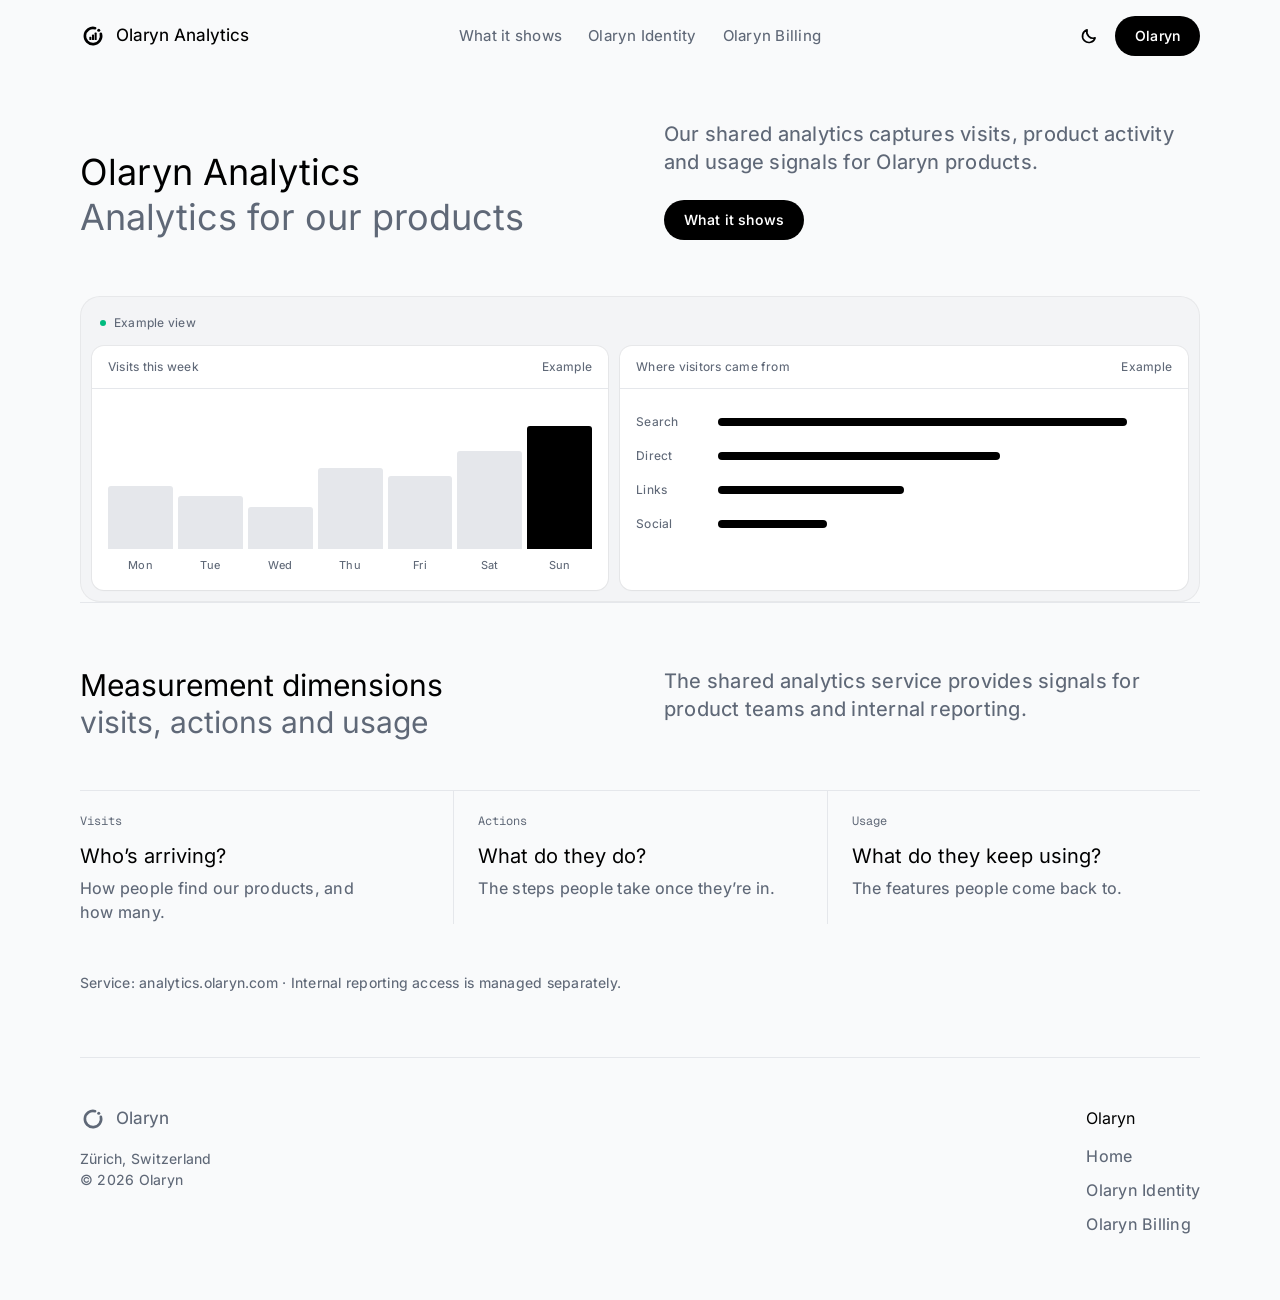
<file: analytics/index.html>
<!doctype html>
<html lang="en">
<head>
  <meta charset="utf-8">
  <meta name="viewport" content="width=device-width, initial-scale=1">
  <meta name="color-scheme" content="light dark">
  <meta name="theme-color" media="(prefers-color-scheme: light)" content="#F9FAFB">
  <meta name="theme-color" media="(prefers-color-scheme: dark)" content="#090909">
  <title>Olaryn Analytics — Analytics for Olaryn products | Olaryn</title>
  <meta name="description" content="Olaryn Analytics shows how people find and use Olaryn products: visits, actions and usage, in one place.">
  <link rel="canonical" href="https://olaryn.com/analytics/">
  <meta name="robots" content="index, follow, max-image-preview:large">
  <link rel="icon" type="image/svg+xml" href="/favicon.svg?v=11">
  <link rel="icon" href="/favicon.ico?v=10">
  <link rel="icon" type="image/png" href="/favicon-32x32.png?v=10" sizes="32x32">
  <link rel="apple-touch-icon" href="/apple-touch-icon.png?v=10" sizes="180x180">
  <link rel="manifest" href="/site.webmanifest?v=10">
  <meta property="og:type" content="website">
  <meta property="og:site_name" content="Olaryn">
  <meta property="og:title" content="Olaryn Analytics — Analytics for Olaryn products">
  <meta property="og:description" content="Visits, actions and usage for Olaryn products, in one place.">
  <meta property="og:url" content="https://olaryn.com/analytics/">
  <meta property="og:image" content="https://olaryn.com/assets/og/analytics.png?v=4">
  <meta property="og:image:type" content="image/png">
  <meta property="og:image:width" content="1200">
  <meta property="og:image:height" content="630">
  <meta property="og:image:alt" content="Olaryn Analytics — Analytics for Olaryn products.">
  <meta name="twitter:card" content="summary_large_image">
  <meta name="twitter:title" content="Olaryn Analytics — Analytics for Olaryn products">
  <meta name="twitter:description" content="Visits, actions and usage for Olaryn products, in one place.">
  <meta name="twitter:image" content="https://olaryn.com/assets/og/analytics.png?v=4">
  <meta name="twitter:image:alt" content="Olaryn Analytics — Analytics for Olaryn products.">
  <script type="application/ld+json">
  {
    "@context": "https://schema.org",
    "@type": "WebPage",
    "name": "Olaryn Analytics — Analytics for Olaryn products",
    "url": "https://olaryn.com/analytics/",
    "isPartOf": { "@type": "WebSite", "name": "Olaryn", "url": "https://olaryn.com/" },
    "publisher": { "@type": "Organization", "name": "Olaryn", "url": "https://olaryn.com/" }
  }
  </script>
  <link rel="preload" href="/assets/fonts/inter-latin.woff2" as="font" type="font/woff2" crossorigin>
  <script src="/assets/theme.js?v=2"></script>
  <link rel="stylesheet" href="/assets/base.css?v=8">
  <link rel="stylesheet" href="/assets/platform.css?v=7">
  <link rel="stylesheet" href="/assets/analytics.css?v=3">
</head>
<body>
  <a class="skip-link" href="#main">Skip to content</a>
  <div class="gutter"><div class="shell">
  <header class="site-header">
    <a class="brand" href="/analytics/" aria-label="Olaryn Analytics home"><svg aria-hidden="true" focusable="false" viewBox="0 0 128 128"><path d="M102.64 53.65 A40 40 0 1 1 74.35 25.36" fill="none" stroke="currentColor" stroke-width="13" stroke-linecap="round"/> <circle cx="92.28" cy="35.72" r="7.5" fill="currentColor"/> <rect x="46" y="68" width="10" height="16" rx="3" fill="currentColor"/> <rect x="59" y="57" width="10" height="27" rx="3" fill="currentColor"/> <rect x="72" y="47" width="10" height="37" rx="3" fill="currentColor"/></svg>Olaryn Analytics</a>
    <nav class="site-nav" aria-label="Olaryn Analytics sections">
      <a href="#what">What it shows</a>
      <a href="/auth/">Olaryn Identity</a>
      <a href="/billing/">Olaryn Billing</a>
    </nav>
    <div class="header-end">
      <button class="theme-toggle" type="button" aria-label="Switch to dark theme" hidden><span class="ico" aria-hidden="true"></span></button>
      <a class="btn btn-primary" href="/">Olaryn</a>
    </div>
  </header>

  <main id="main">
    <section class="hero" aria-labelledby="page-title">
      <h1 class="t1" id="page-title"><span class="ink">Olaryn Analytics</span><span class="dim">Analytics for our products</span></h1>
      <div class="hero-side">
        <p class="lede">Our shared analytics captures visits, product activity and usage signals for Olaryn products.</p>
        <div class="actions"><a class="btn btn-primary" href="#what">What it shows</a></div>
      </div>
    </section>

    <div class="stage hero-stage" role="img" aria-label="Example charts with made-up shapes: visits over a week, and where visitors came from">
      <p class="stage-label" aria-hidden="true"><span class="dot"></span>Example view</p>
      <div class="hero-stage-grid" aria-hidden="true">
        <div class="card">
          <div class="card-head"><span>Visits this week</span><span>Example</span></div>
          <div class="chart-body"><div class="bars bars-tall"><i class="h2"></i><i class="h3"></i><i class="h1"></i><i class="h4"></i><i class="h5"></i><i class="h6"></i><i class="h7 on"></i></div><p class="days"><span>Mon</span><span>Tue</span><span>Wed</span><span>Thu</span><span>Fri</span><span>Sat</span><span>Sun</span></p></div>
        </div>
        <div class="card">
          <div class="card-head"><span>Where visitors came from</span><span>Example</span></div>
          <ul class="meter chart-body"><li>Search<i class="w1"></i></li><li>Direct<i class="w2"></i></li><li>Links<i class="w3"></i></li><li>Social<i class="w4"></i></li></ul>
        </div>
      </div>
    </div>

    <section class="section" id="what" aria-labelledby="what-title">
      <div class="section-head">
        <h2 class="t2" id="what-title"><span class="ink">Measurement dimensions</span><span class="dim">visits, actions and usage</span></h2>
        <p class="lede">The shared analytics service provides signals for product teams and internal reporting.</p>
      </div>
      <div class="steps">
        <div class="step"><span class="num">Visits</span><h3>Who’s arriving?</h3><p>How people find our products, and how many.</p></div>
        <div class="step"><span class="num">Actions</span><h3>What do they do?</h3><p>The steps people take once they’re in.</p></div>
        <div class="step"><span class="num">Usage</span><h3>What do they keep using?</h3><p>The features people come back to.</p></div>
      </div>
      <p class="note">Service: analytics.olaryn.com · Internal reporting access is managed separately.</p>
    </section>

  </main>

  <footer class="site-footer">
    <div class="footer-brand"><a class="brand" href="/"><svg aria-hidden="true" focusable="false" viewBox="0 0 128 128"><path d="M102.64 53.65 A40 40 0 1 1 74.35 25.36" fill="none" stroke="currentColor" stroke-width="13" stroke-linecap="round"/> <circle cx="92.28" cy="35.72" r="7.5" fill="currentColor"/></svg>Olaryn</a><p>Zürich, Switzerland<br>© 2026 Olaryn</p></div>
    <nav aria-labelledby="foot-olaryn"><h2 id="foot-olaryn">Olaryn</h2><ul><li><a href="/">Home</a></li><li><a href="/auth/">Olaryn Identity</a></li><li><a href="/billing/">Olaryn Billing</a></li></ul></nav>
  </footer>
  </div></div>
</body>
</html>
</file>
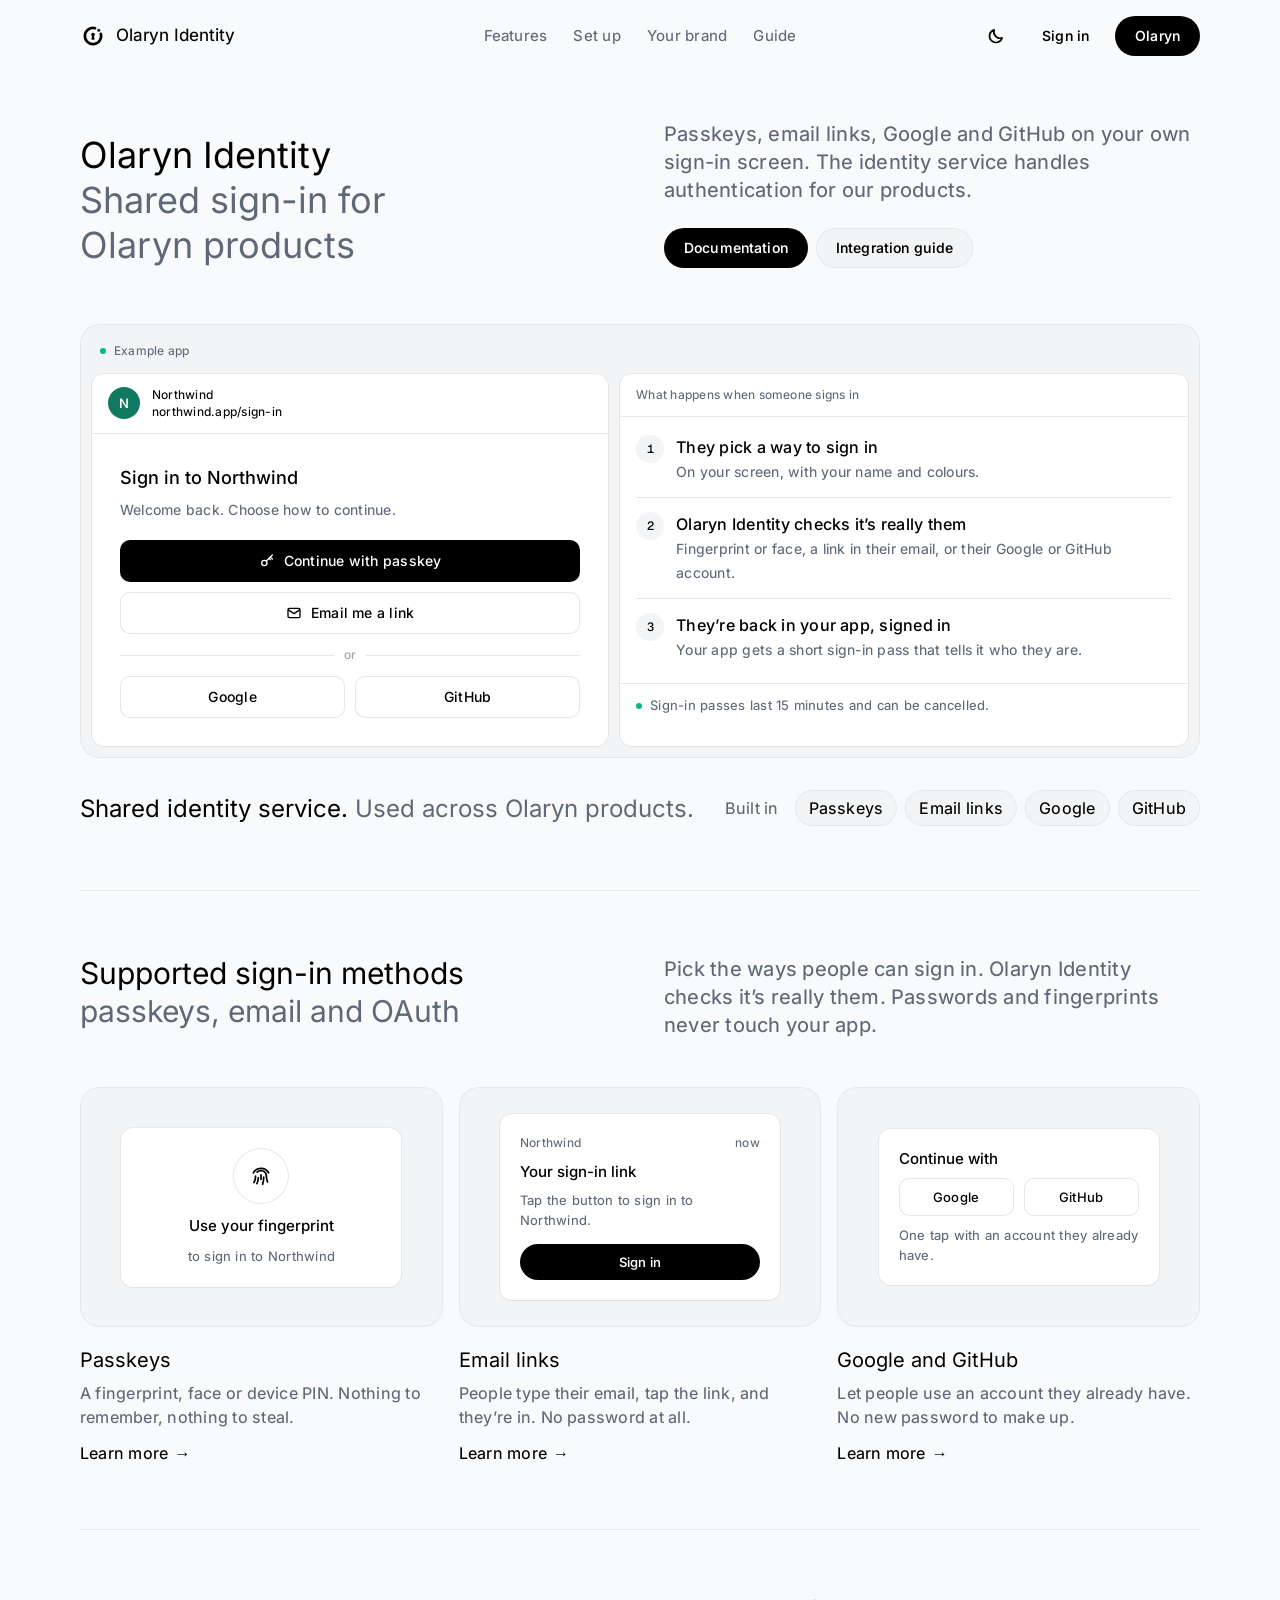
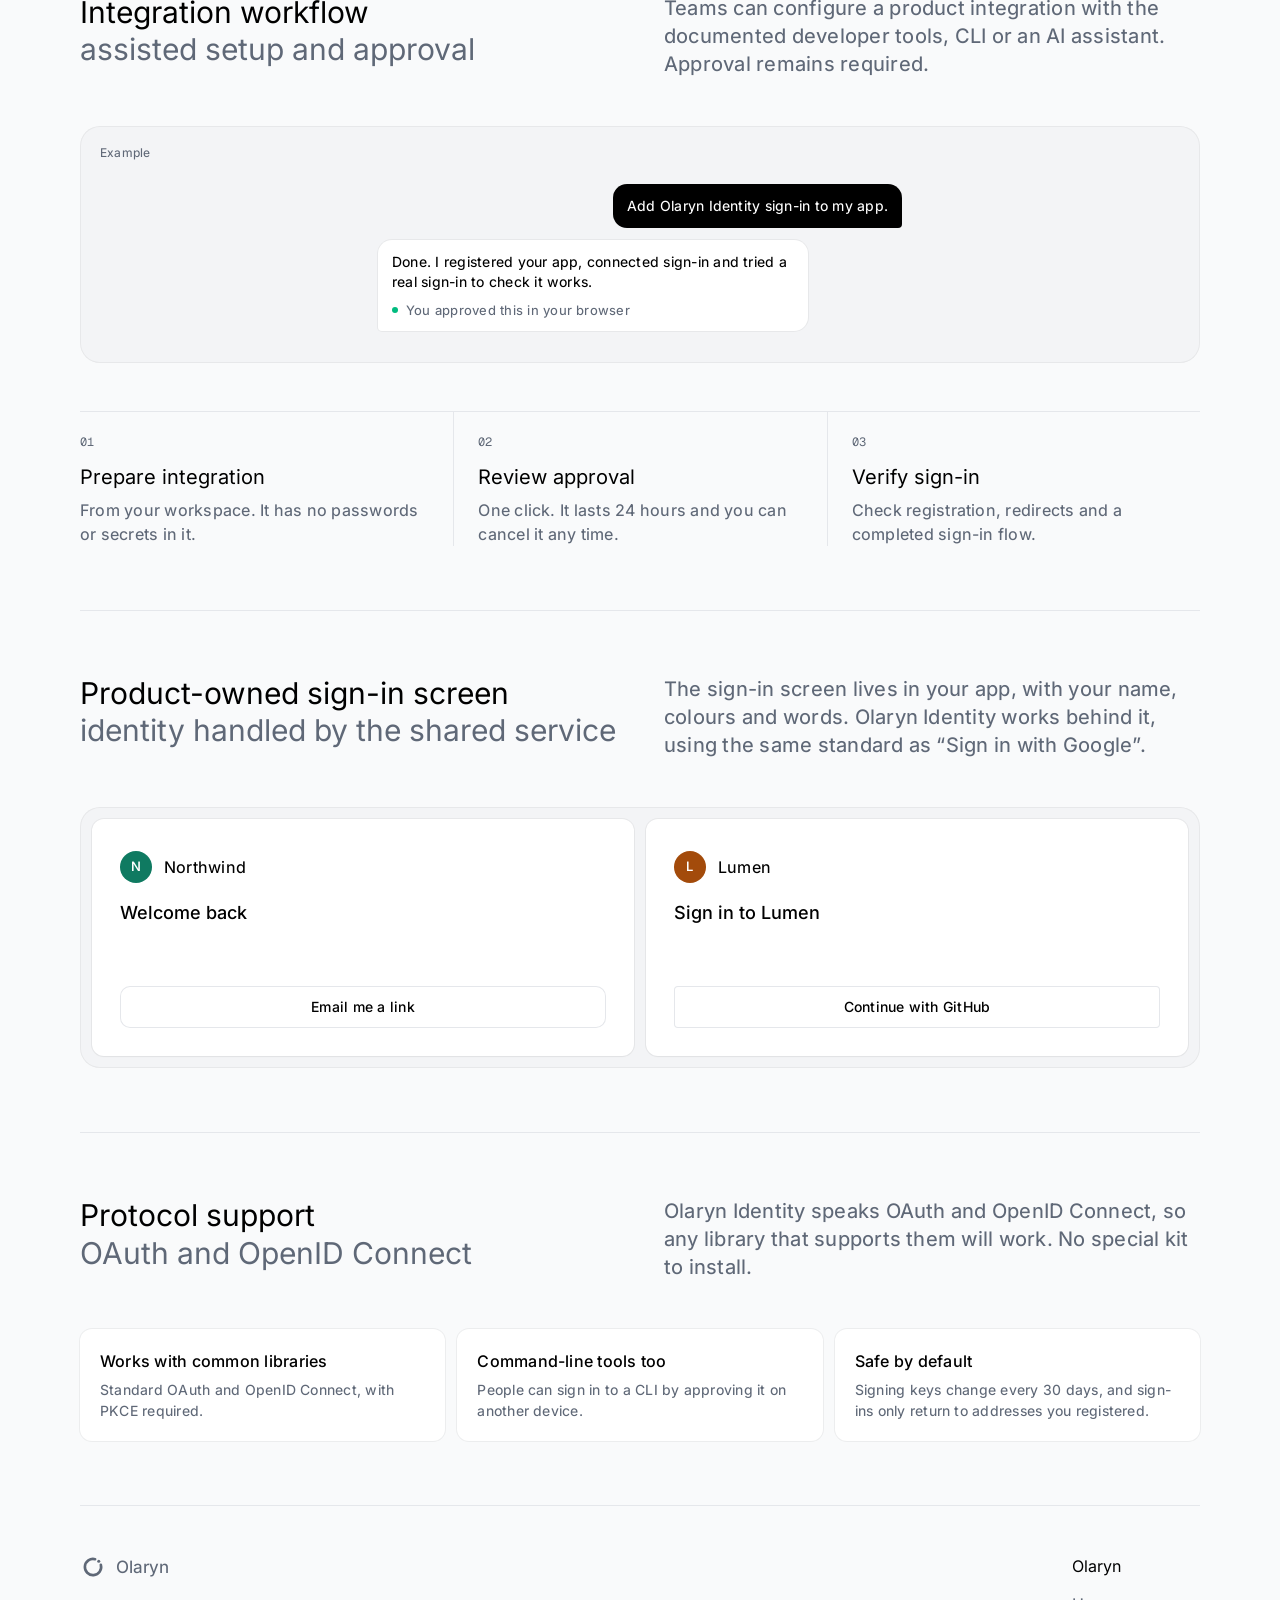
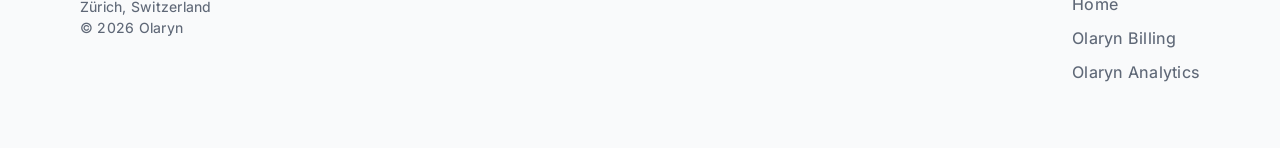
<file: auth/index.html>
<!doctype html>
<html lang="en">
<head>
  <meta charset="utf-8">
  <meta name="viewport" content="width=device-width, initial-scale=1">
  <meta name="color-scheme" content="light dark">
  <meta name="theme-color" media="(prefers-color-scheme: light)" content="#F9FAFB">
  <meta name="theme-color" media="(prefers-color-scheme: dark)" content="#090909">
  <title>Olaryn Identity — Shared sign-in for Olaryn products | Olaryn</title>
  <meta name="description" content="Olaryn Identity adds sign-in to your app: passkeys, email links, Google and GitHub, on your own sign-in screen. Used by Olaryn products.">
  <link rel="canonical" href="https://olaryn.com/auth/">
  <meta name="robots" content="index, follow, max-image-preview:large">
  <link rel="icon" type="image/svg+xml" href="/favicon.svg?v=11">
  <link rel="icon" href="/favicon.ico?v=10">
  <link rel="icon" type="image/png" href="/favicon-32x32.png?v=10" sizes="32x32">
  <link rel="apple-touch-icon" href="/apple-touch-icon.png?v=10" sizes="180x180">
  <link rel="manifest" href="/site.webmanifest?v=10">
  <meta property="og:type" content="website">
  <meta property="og:site_name" content="Olaryn">
  <meta property="og:title" content="Olaryn Identity — Shared sign-in for Olaryn products">
  <meta property="og:description" content="Passkeys, email links, Google and GitHub, on your own sign-in screen.">
  <meta property="og:url" content="https://olaryn.com/auth/">
  <meta property="og:image" content="https://olaryn.com/assets/og/identity.png?v=4">
  <meta property="og:image:type" content="image/png">
  <meta property="og:image:width" content="1200">
  <meta property="og:image:height" content="630">
  <meta property="og:image:alt" content="Olaryn Identity — Shared sign-in for Olaryn products.">
  <meta name="twitter:card" content="summary_large_image">
  <meta name="twitter:title" content="Olaryn Identity — Shared sign-in for Olaryn products">
  <meta name="twitter:description" content="Passkeys, email links, Google and GitHub, on your own sign-in screen.">
  <meta name="twitter:image" content="https://olaryn.com/assets/og/identity.png?v=4">
  <meta name="twitter:image:alt" content="Olaryn Identity — Shared sign-in for Olaryn products.">
  <script type="application/ld+json">
  {
    "@context": "https://schema.org",
    "@type": "WebPage",
    "name": "Olaryn Identity — Shared sign-in for Olaryn products",
    "url": "https://olaryn.com/auth/",
    "isPartOf": { "@type": "WebSite", "name": "Olaryn", "url": "https://olaryn.com/" },
    "publisher": { "@type": "Organization", "name": "Olaryn", "url": "https://olaryn.com/" }
  }
  </script>
  <link rel="preload" href="/assets/fonts/inter-latin.woff2" as="font" type="font/woff2" crossorigin>
  <script src="/assets/theme.js?v=2"></script>
  <link rel="stylesheet" href="/assets/base.css?v=8">
  <link rel="stylesheet" href="/assets/platform.css?v=7">
</head>
<body>
  <a class="skip-link" href="#main">Skip to content</a>
  <div class="gutter"><div class="shell">
  <header class="site-header">
    <a class="brand" href="/auth/" aria-label="Olaryn Identity home"><svg aria-hidden="true" focusable="false" viewBox="0 0 128 128"><path d="M102.64 53.65 A40 40 0 1 1 74.35 25.36" fill="none" stroke="currentColor" stroke-width="13" stroke-linecap="round"/> <circle cx="92.28" cy="35.72" r="7.5" fill="currentColor"/> <circle cx="64" cy="57" r="9" fill="currentColor"/> <path d="M59.5 62h9l3 18.5a2 2 0 0 1-2 2.3h-11a2 2 0 0 1-2-2.3z" fill="currentColor"/></svg>Olaryn Identity</a>
    <nav class="site-nav" aria-label="Olaryn Identity sections">
      <a href="#features">Features</a>
      <a href="#setup">Set up</a>
      <a href="#brand">Your brand</a>
      <a href="https://auth.olaryn.com/docs">Guide</a>
    </nav>
    <div class="header-end">
      <button class="theme-toggle" type="button" aria-label="Switch to dark theme" hidden><span class="ico" aria-hidden="true"></span></button>
      <a class="btn btn-ghost" href="https://auth.olaryn.com/developer">Sign in</a>
      <a class="btn btn-primary" href="/">Olaryn</a>
    </div>
  </header>

  <main id="main">
    <section class="hero" aria-labelledby="page-title">
      <h1 class="t1" id="page-title"><span class="ink">Olaryn Identity</span><span class="dim">Shared sign-in for Olaryn products</span></h1>
      <div class="hero-side">
        <p class="lede">Passkeys, email links, Google and GitHub on your own sign-in screen. The identity service handles authentication for our products.</p>
        <div class="actions"><a class="btn btn-primary" href="https://auth.olaryn.com/docs">Documentation</a><a class="btn btn-secondary" href="https://auth.olaryn.com/agent/product-integration-guide.md">Integration guide</a></div>
      </div>
    </section>

    <div class="stage hero-stage" role="img" aria-label="Example: an app’s sign-in screen and the three steps behind it">
      <p class="stage-label" aria-hidden="true"><span class="dot"></span>Example app</p>
      <div class="hero-stage-grid" aria-hidden="true">
        <div class="card">
          <div class="card-head"><div class="app-id"><span class="avatar avatar-northwind">N</span><div><p>Northwind</p><p class="small">northwind.app/sign-in</p></div></div></div>
          <div class="signin">
            <h3>Sign in to Northwind</h3>
            <p class="sub">Welcome back. Choose how to continue.</p>
            <span class="choice choice-main"><svg viewBox="0 0 24 24" fill="none" stroke="currentColor" stroke-width="2" stroke-linecap="round"><circle cx="8" cy="15" r="4"/><path d="M11 12l9-9M17 6l3 3M15 8l2 2"/></svg>Continue with passkey</span>
            <span class="choice"><svg viewBox="0 0 24 24" fill="none" stroke="currentColor" stroke-width="2" stroke-linejoin="round"><rect x="3" y="5" width="18" height="14" rx="2"/><path d="M3 7l9 6 9-6"/></svg>Email me a link</span>
            <span class="or">or</span>
            <span class="pair"><span class="choice">Google</span><span class="choice">GitHub</span></span>
          </div>
        </div>
        <div class="card">
          <div class="card-head"><span>What happens when someone signs in</span></div>
          <ol class="flow">
            <li><div><b>They pick a way to sign in</b><span>On your screen, with your name and colours.</span></div></li>
            <li><div><b>Olaryn Identity checks it’s really them</b><span>Fingerprint or face, a link in their email, or their Google or GitHub account.</span></div></li>
            <li><div><b>They’re back in your app, signed in</b><span>Your app gets a short sign-in pass that tells it who they are.</span></div></li>
          </ol>
          <p class="card-foot"><span class="dot"></span>Sign-in passes last 15 minutes and can be cancelled.</p>
        </div>
      </div>
    </div>

    <div class="tagline">
      <p><span class="ink">Shared identity service.</span> <span class="dim">Used across Olaryn products.</span></p>
      <ul class="chips" aria-label="Built in"><li class="label">Built in</li><li class="chip">Passkeys</li><li class="chip">Email links</li><li class="chip">Google</li><li class="chip">GitHub</li></ul>
    </div>

    <section class="section" id="features" aria-labelledby="features-title">
      <div class="section-head">
        <h2 class="t2" id="features-title"><span class="ink">Supported sign-in methods</span><span class="dim">passkeys, email and OAuth</span></h2>
        <p class="lede">Pick the ways people can sign in. Olaryn Identity checks it’s really them. Passwords and fingerprints never touch your app.</p>
      </div>
      <div class="grid-3">
        <article class="feature">
          <div class="stage" aria-hidden="true"><div class="card mini"><div class="prompt"><span class="ring"><svg viewBox="0 0 24 24" fill="none" stroke="currentColor" stroke-width="1.6" stroke-linecap="round"><path d="M12 11v4M8.5 8.5a5 5 0 0 1 8.5 3.5c0 2 .3 4 1 5.5M7 12c0 2.5-.5 4.5-1.5 6M9.5 13.5c0 2-.4 4-1.3 5.5M14.5 13c0 2.3-.3 4.5-1 6.5M5 9a8 8 0 0 1 14 0"/></svg></span><b>Use your fingerprint</b><span class="muted">to sign in to Northwind</span></div></div></div>
          <div><h3>Passkeys</h3><p>A fingerprint, face or device PIN. Nothing to remember, nothing to steal.</p><a class="more" href="https://auth.olaryn.com/docs">Learn more <span aria-hidden="true">→</span></a></div>
        </article>
        <article class="feature">
          <div class="stage" aria-hidden="true"><div class="card mini"><div class="mail"><div class="from"><span>Northwind</span><span>now</span></div><b>Your sign-in link</b><span class="muted">Tap the button to sign in to Northwind.</span><span class="go">Sign in</span></div></div></div>
          <div><h3>Email links</h3><p>People type their email, tap the link, and they’re in. No password at all.</p><a class="more" href="https://auth.olaryn.com/docs">Learn more <span aria-hidden="true">→</span></a></div>
        </article>
        <article class="feature">
          <div class="stage" aria-hidden="true"><div class="card mini"><div class="mini-stack"><b>Continue with</b><span class="pair"><span class="choice">Google</span><span class="choice">GitHub</span></span><span class="muted">One tap with an account they already have.</span></div></div></div>
          <div><h3>Google and GitHub</h3><p>Let people use an account they already have. No new password to make up.</p><a class="more" href="https://auth.olaryn.com/docs">Learn more <span aria-hidden="true">→</span></a></div>
        </article>
      </div>
    </section>

    <section class="section" id="setup" aria-labelledby="setup-title">
      <div class="section-head">
        <h2 class="t2" id="setup-title"><span class="ink">Integration workflow</span><span class="dim">assisted setup and approval</span></h2>
        <p class="lede">Teams can configure a product integration with the documented developer tools, CLI or an AI assistant. Approval remains required.</p>
      </div>
      <div class="stage" role="img" aria-label="Example conversation: you ask your AI assistant to add Olaryn Identity sign-in, and it does.">
        <p class="stage-label" aria-hidden="true">Example</p>
        <div class="chat" aria-hidden="true">
          <p class="bubble bubble-me">Add Olaryn Identity sign-in to my app.</p>
          <div class="bubble bubble-ai">Done. I registered your app, connected sign-in and tried a real sign-in to check it works.<p class="status"><span class="dot"></span>You approved this in your browser</p></div>
        </div>
      </div>
      <div class="steps">
        <div class="step"><span class="num">01</span><h3>Prepare integration</h3><p>From your workspace. It has no passwords or secrets in it.</p></div>
        <div class="step"><span class="num">02</span><h3>Review approval</h3><p>One click. It lasts 24 hours and you can cancel it any time.</p></div>
        <div class="step"><span class="num">03</span><h3>Verify sign-in</h3><p>Check registration, redirects and a completed sign-in flow.</p></div>
      </div>
    </section>

    <section class="section" id="brand" aria-labelledby="brand-title">
      <div class="section-head">
        <h2 class="t2" id="brand-title"><span class="ink">Product-owned sign-in screen</span><span class="dim">identity handled by the shared service</span></h2>
        <p class="lede">The sign-in screen lives in your app, with your name, colours and words. Olaryn Identity works behind it, using the same standard as “Sign in with Google”.</p>
      </div>
      <div class="stage" role="img" aria-label="Two example apps, each with its own sign-in screen design">
        <div class="apps" aria-hidden="true">
          <div class="card"><div class="signin"><div class="app-id"><span class="avatar avatar-northwind">N</span>Northwind</div><h3>Welcome back</h3><span class="choice choice-northwind">Continue with passkey</span><span class="choice">Email me a link</span></div></div>
          <div class="card"><div class="signin square"><div class="app-id"><span class="avatar avatar-lumen">L</span>Lumen</div><h3>Sign in to Lumen</h3><span class="choice choice-lumen">Use a passkey</span><span class="choice">Continue with GitHub</span></div></div>
        </div>
      </div>
    </section>

    <section class="section" id="developers" aria-labelledby="dev-title">
      <div class="section-head">
        <h2 class="t2" id="dev-title"><span class="ink">Protocol support</span><span class="dim">OAuth and OpenID Connect</span></h2>
        <p class="lede">Olaryn Identity speaks OAuth and OpenID Connect, so any library that supports them will work. No special kit to install.</p>
      </div>
      <ul class="facts">
        <li><b>Works with common libraries</b><span>Standard OAuth and OpenID Connect, with PKCE required.</span></li>
        <li><b>Command-line tools too</b><span>People can sign in to a CLI by approving it on another device.</span></li>
        <li><b>Safe by default</b><span>Signing keys change every 30 days, and sign-ins only return to addresses you registered.</span></li>
      </ul>
    </section>

  </main>

  <footer class="site-footer">
    <div class="footer-brand"><a class="brand" href="/"><svg aria-hidden="true" focusable="false" viewBox="0 0 128 128"><path d="M102.64 53.65 A40 40 0 1 1 74.35 25.36" fill="none" stroke="currentColor" stroke-width="13" stroke-linecap="round"/> <circle cx="92.28" cy="35.72" r="7.5" fill="currentColor"/></svg>Olaryn</a><p>Zürich, Switzerland<br>© 2026 Olaryn</p></div>
    <nav aria-labelledby="foot-olaryn"><h2 id="foot-olaryn">Olaryn</h2><ul><li><a href="/">Home</a></li><li><a href="/billing/">Olaryn Billing</a></li><li><a href="/analytics/">Olaryn Analytics</a></li></ul></nav>
  </footer>
  </div></div>
</body>
</html>
</file>
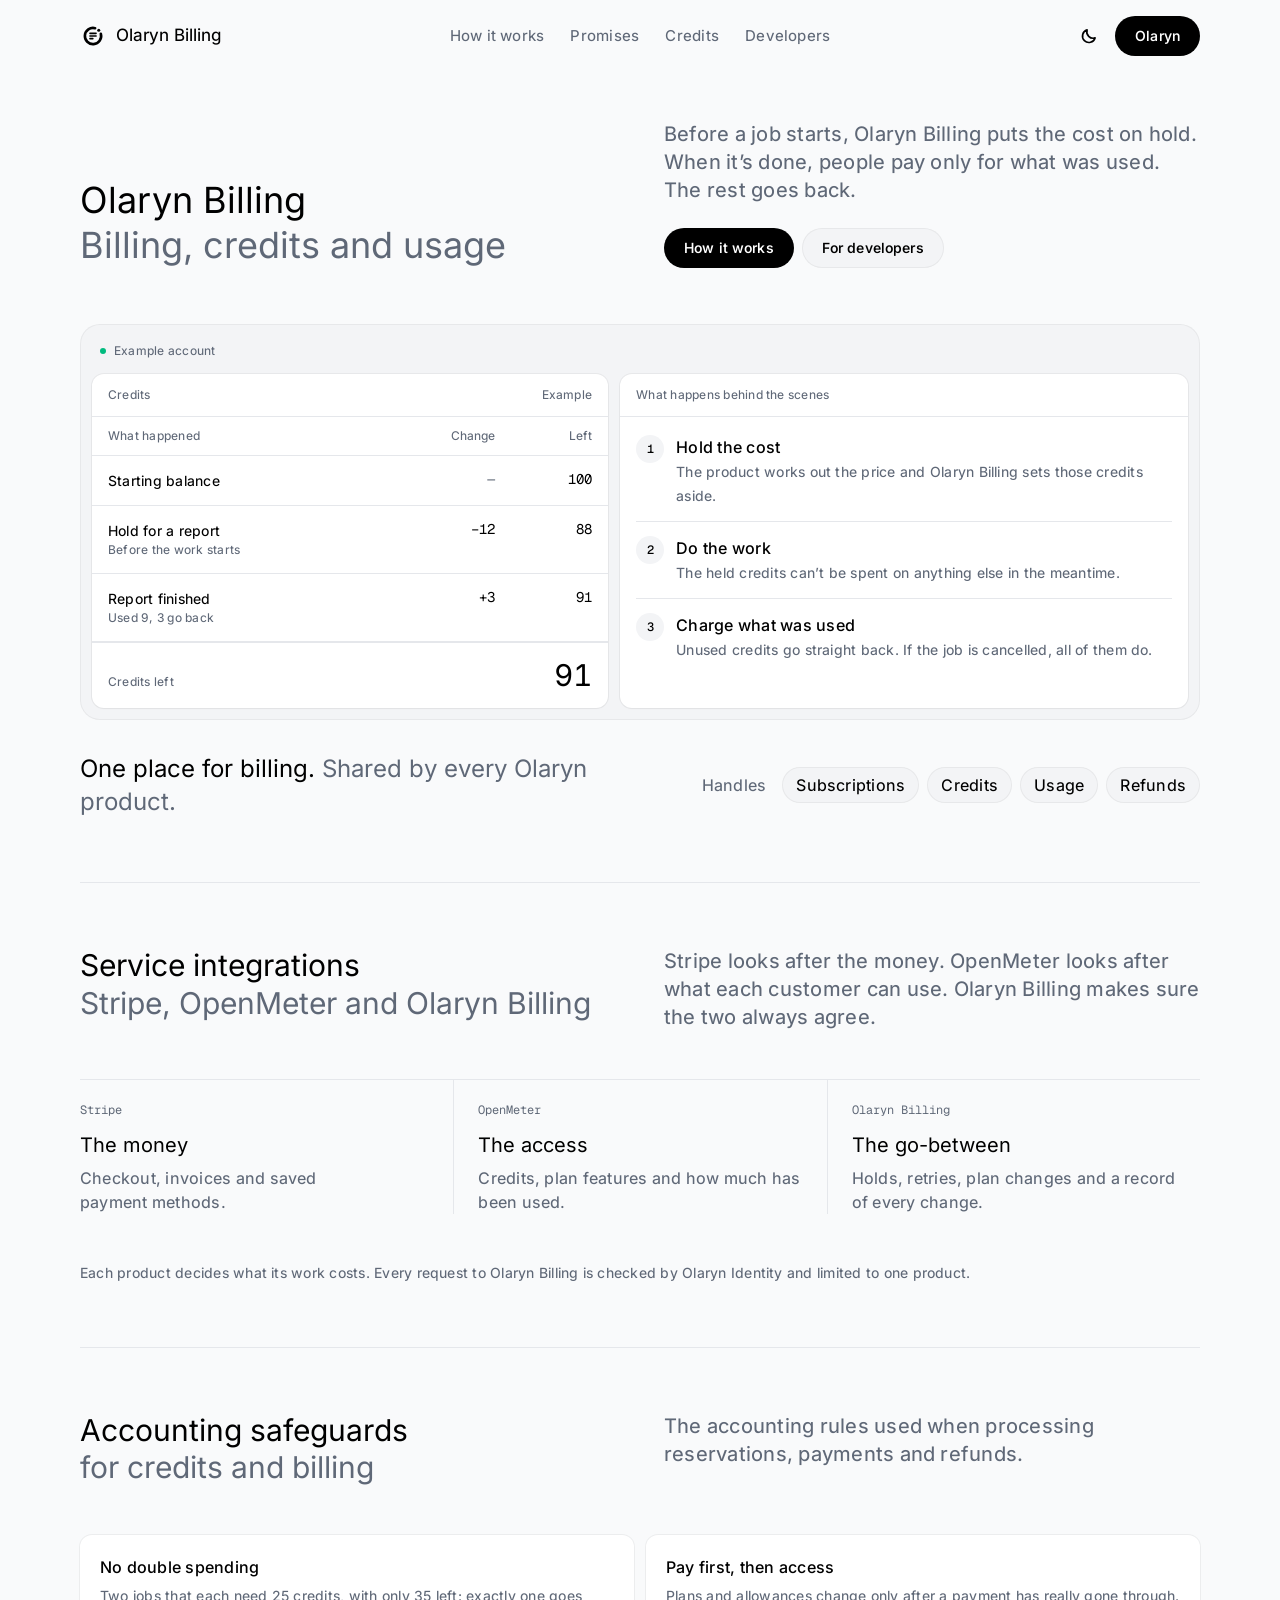
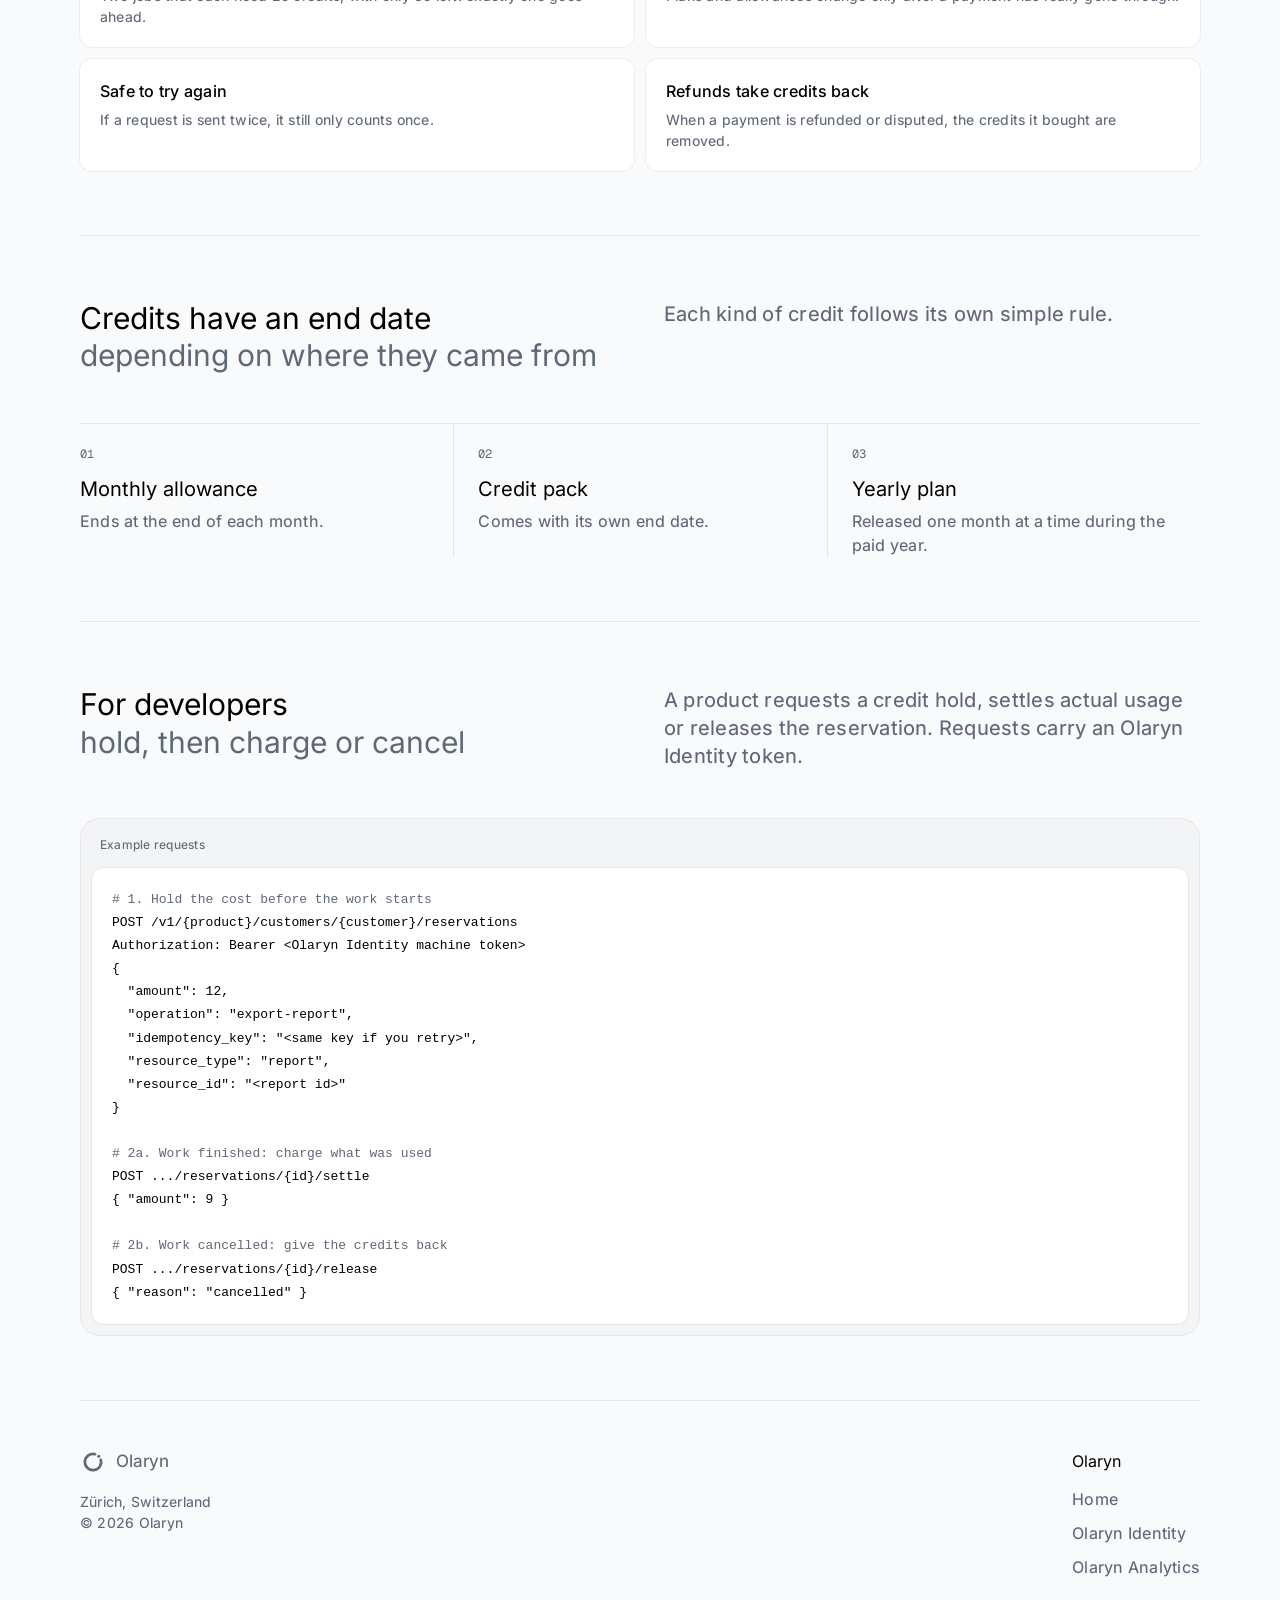
<file: billing/index.html>
<!doctype html>
<html lang="en">
<head>
  <meta charset="utf-8">
  <meta name="viewport" content="width=device-width, initial-scale=1">
  <meta name="color-scheme" content="light dark">
  <meta name="theme-color" media="(prefers-color-scheme: light)" content="#F9FAFB">
  <meta name="theme-color" media="(prefers-color-scheme: dark)" content="#090909">
  <title>Olaryn Billing — Billing, credits and usage | Olaryn</title>
  <meta name="description" content="Olaryn Billing handles subscriptions, credits and usage for Olaryn products. It holds the cost before work starts, then charges only what was used.">
  <link rel="canonical" href="https://olaryn.com/billing/">
  <meta name="robots" content="index, follow, max-image-preview:large">
  <link rel="icon" type="image/svg+xml" href="/favicon.svg?v=11">
  <link rel="icon" href="/favicon.ico?v=10">
  <link rel="icon" type="image/png" href="/favicon-32x32.png?v=10" sizes="32x32">
  <link rel="apple-touch-icon" href="/apple-touch-icon.png?v=10" sizes="180x180">
  <link rel="manifest" href="/site.webmanifest?v=10">
  <meta property="og:type" content="website">
  <meta property="og:site_name" content="Olaryn">
  <meta property="og:title" content="Olaryn Billing — Billing, credits and usage">
  <meta property="og:description" content="Hold the cost before work starts. Charge only what was used.">
  <meta property="og:url" content="https://olaryn.com/billing/">
  <meta property="og:image" content="https://olaryn.com/assets/og/billing.png?v=4">
  <meta property="og:image:type" content="image/png">
  <meta property="og:image:width" content="1200">
  <meta property="og:image:height" content="630">
  <meta property="og:image:alt" content="Olaryn Billing — Billing, credits and usage.">
  <meta name="twitter:card" content="summary_large_image">
  <meta name="twitter:title" content="Olaryn Billing — Billing, credits and usage">
  <meta name="twitter:description" content="Hold the cost before work starts. Charge only what was used.">
  <meta name="twitter:image" content="https://olaryn.com/assets/og/billing.png?v=4">
  <meta name="twitter:image:alt" content="Olaryn Billing — Billing, credits and usage.">
  <script type="application/ld+json">
  {
    "@context": "https://schema.org",
    "@type": "WebPage",
    "name": "Olaryn Billing — Billing, credits and usage",
    "url": "https://olaryn.com/billing/",
    "isPartOf": { "@type": "WebSite", "name": "Olaryn", "url": "https://olaryn.com/" },
    "publisher": { "@type": "Organization", "name": "Olaryn", "url": "https://olaryn.com/" }
  }
  </script>
  <link rel="preload" href="/assets/fonts/inter-latin.woff2" as="font" type="font/woff2" crossorigin>
  <script src="/assets/theme.js?v=2"></script>
  <link rel="stylesheet" href="/assets/base.css?v=8">
  <link rel="stylesheet" href="/assets/platform.css?v=7">
</head>
<body>
  <a class="skip-link" href="#main">Skip to content</a>
  <div class="gutter"><div class="shell">
  <header class="site-header">
    <a class="brand" href="/billing/" aria-label="Olaryn Billing home"><svg aria-hidden="true" focusable="false" viewBox="0 0 128 128"><path d="M102.64 53.65 A40 40 0 1 1 74.35 25.36" fill="none" stroke="currentColor" stroke-width="13" stroke-linecap="round"/> <circle cx="92.28" cy="35.72" r="7.5" fill="currentColor"/> <rect x="45" y="47" width="38" height="8" rx="4" fill="currentColor"/> <rect x="45" y="60" width="38" height="8" rx="4" fill="currentColor"/> <rect x="45" y="73" width="22" height="8" rx="4" fill="currentColor"/></svg>Olaryn Billing</a>
    <nav class="site-nav" aria-label="Olaryn Billing sections">
      <a href="#how">How it works</a>
      <a href="#promises">Promises</a>
      <a href="#credits">Credits</a>
      <a href="#developers">Developers</a>
    </nav>
    <div class="header-end">
      <button class="theme-toggle" type="button" aria-label="Switch to dark theme" hidden><span class="ico" aria-hidden="true"></span></button>
      <a class="btn btn-primary" href="/">Olaryn</a>
    </div>
  </header>

  <main id="main">
    <section class="hero" aria-labelledby="page-title">
      <h1 class="t1" id="page-title"><span class="ink">Olaryn Billing</span><span class="dim">Billing, credits and usage</span></h1>
      <div class="hero-side">
        <p class="lede">Before a job starts, Olaryn Billing puts the cost on hold. When it’s done, people pay only for what was used. The rest goes back.</p>
        <div class="actions"><a class="btn btn-primary" href="#how">How it works</a><a class="btn btn-secondary" href="#developers">For developers</a></div>
      </div>
    </section>

    <div class="stage hero-stage">
      <p class="stage-label"><span class="dot"></span>Example account</p>
      <div class="hero-stage-grid">
        <div class="card">
          <div class="card-head"><span>Credits</span><span>Example</span></div>
          <table class="ledger">
            <caption class="visually-hidden">Example: credits held for a report, then charged for what was used</caption>
            <thead><tr><th scope="col">What happened</th><th scope="col" class="n">Change</th><th scope="col" class="n">Left</th></tr></thead>
            <tbody>
              <tr><td>Starting balance</td><td class="n minus">—</td><td class="n">100</td></tr>
              <tr><td>Hold for a report<small>Before the work starts</small></td><td class="n">−12</td><td class="n">88</td></tr>
              <tr><td>Report finished<small>Used 9, 3 go back</small></td><td class="n">+3</td><td class="n">91</td></tr>
            </tbody>
          </table>
          <div class="balance"><span class="small">Credits left</span><strong>91</strong></div>
        </div>
        <div class="card">
          <div class="card-head"><span>What happens behind the scenes</span></div>
          <ol class="flow">
            <li><div><b>Hold the cost</b><span>The product works out the price and Olaryn Billing sets those credits aside.</span></div></li>
            <li><div><b>Do the work</b><span>The held credits can’t be spent on anything else in the meantime.</span></div></li>
            <li><div><b>Charge what was used</b><span>Unused credits go straight back. If the job is cancelled, all of them do.</span></div></li>
          </ol>
        </div>
      </div>
    </div>

    <div class="tagline">
      <p><span class="ink">One place for billing.</span> <span class="dim">Shared by every Olaryn product.</span></p>
      <ul class="chips" aria-label="Handles"><li class="label">Handles</li><li class="chip">Subscriptions</li><li class="chip">Credits</li><li class="chip">Usage</li><li class="chip">Refunds</li></ul>
    </div>

    <section class="section" id="how" aria-labelledby="how-title">
      <div class="section-head">
        <h2 class="t2" id="how-title"><span class="ink">Service integrations</span><span class="dim">Stripe, OpenMeter and Olaryn Billing</span></h2>
        <p class="lede">Stripe looks after the money. OpenMeter looks after what each customer can use. Olaryn Billing makes sure the two always agree.</p>
      </div>
      <div class="steps">
        <div class="step"><span class="num">Stripe</span><h3>The money</h3><p>Checkout, invoices and saved payment methods.</p></div>
        <div class="step"><span class="num">OpenMeter</span><h3>The access</h3><p>Credits, plan features and how much has been used.</p></div>
        <div class="step"><span class="num">Olaryn Billing</span><h3>The go-between</h3><p>Holds, retries, plan changes and a record of every change.</p></div>
      </div>
      <p class="note">Each product decides what its work costs. Every request to Olaryn Billing is checked by Olaryn Identity and limited to one product.</p>
    </section>

    <section class="section" id="promises" aria-labelledby="promises-title">
      <div class="section-head">
        <h2 class="t2" id="promises-title"><span class="ink">Accounting safeguards</span><span class="dim">for credits and billing</span></h2>
        <p class="lede">The accounting rules used when processing reservations, payments and refunds.</p>
      </div>
      <ul class="facts facts-2">
        <li><b>No double spending</b><span>Two jobs that each need 25 credits, with only 35 left: exactly one goes ahead.</span></li>
        <li><b>Pay first, then access</b><span>Plans and allowances change only after a payment has really gone through.</span></li>
        <li><b>Safe to try again</b><span>If a request is sent twice, it still only counts once.</span></li>
        <li><b>Refunds take credits back</b><span>When a payment is refunded or disputed, the credits it bought are removed.</span></li>
      </ul>
    </section>

    <section class="section" id="credits" aria-labelledby="credits-title">
      <div class="section-head">
        <h2 class="t2" id="credits-title"><span class="ink">Credits have an end date</span><span class="dim">depending on where they came from</span></h2>
        <p class="lede">Each kind of credit follows its own simple rule.</p>
      </div>
      <div class="steps">
        <div class="step"><span class="num">01</span><h3>Monthly allowance</h3><p>Ends at the end of each month.</p></div>
        <div class="step"><span class="num">02</span><h3>Credit pack</h3><p>Comes with its own end date.</p></div>
        <div class="step"><span class="num">03</span><h3>Yearly plan</h3><p>Released one month at a time during the paid year.</p></div>
      </div>
    </section>

    <section class="section" id="developers" aria-labelledby="dev-title">
      <div class="section-head">
        <h2 class="t2" id="dev-title"><span class="ink">For developers</span><span class="dim">hold, then charge or cancel</span></h2>
        <p class="lede">A product requests a credit hold, settles actual usage or releases the reservation. Requests carry an Olaryn Identity token.</p>
      </div>
      <div class="stage">
        <p class="stage-label">Example requests</p>
        <div class="card">
<pre class="code"><code><span class="c"># 1. Hold the cost before the work starts</span>
POST /v1/{product}/customers/{customer}/reservations
Authorization: Bearer &lt;Olaryn Identity machine token&gt;
{
  "amount": 12,
  "operation": "export-report",
  "idempotency_key": "&lt;same key if you retry&gt;",
  "resource_type": "report",
  "resource_id": "&lt;report id&gt;"
}

<span class="c"># 2a. Work finished: charge what was used</span>
POST .../reservations/{id}/settle
{ "amount": 9 }

<span class="c"># 2b. Work cancelled: give the credits back</span>
POST .../reservations/{id}/release
{ "reason": "cancelled" }</code></pre>
        </div>
      </div>
    </section>

  </main>

  <footer class="site-footer">
    <div class="footer-brand"><a class="brand" href="/"><svg aria-hidden="true" focusable="false" viewBox="0 0 128 128"><path d="M102.64 53.65 A40 40 0 1 1 74.35 25.36" fill="none" stroke="currentColor" stroke-width="13" stroke-linecap="round"/> <circle cx="92.28" cy="35.72" r="7.5" fill="currentColor"/></svg>Olaryn</a><p>Zürich, Switzerland<br>© 2026 Olaryn</p></div>
    <nav aria-labelledby="foot-olaryn"><h2 id="foot-olaryn">Olaryn</h2><ul><li><a href="/">Home</a></li><li><a href="/auth/">Olaryn Identity</a></li><li><a href="/analytics/">Olaryn Analytics</a></li></ul></nav>
  </footer>
  </div></div>
</body>
</html>
</file>
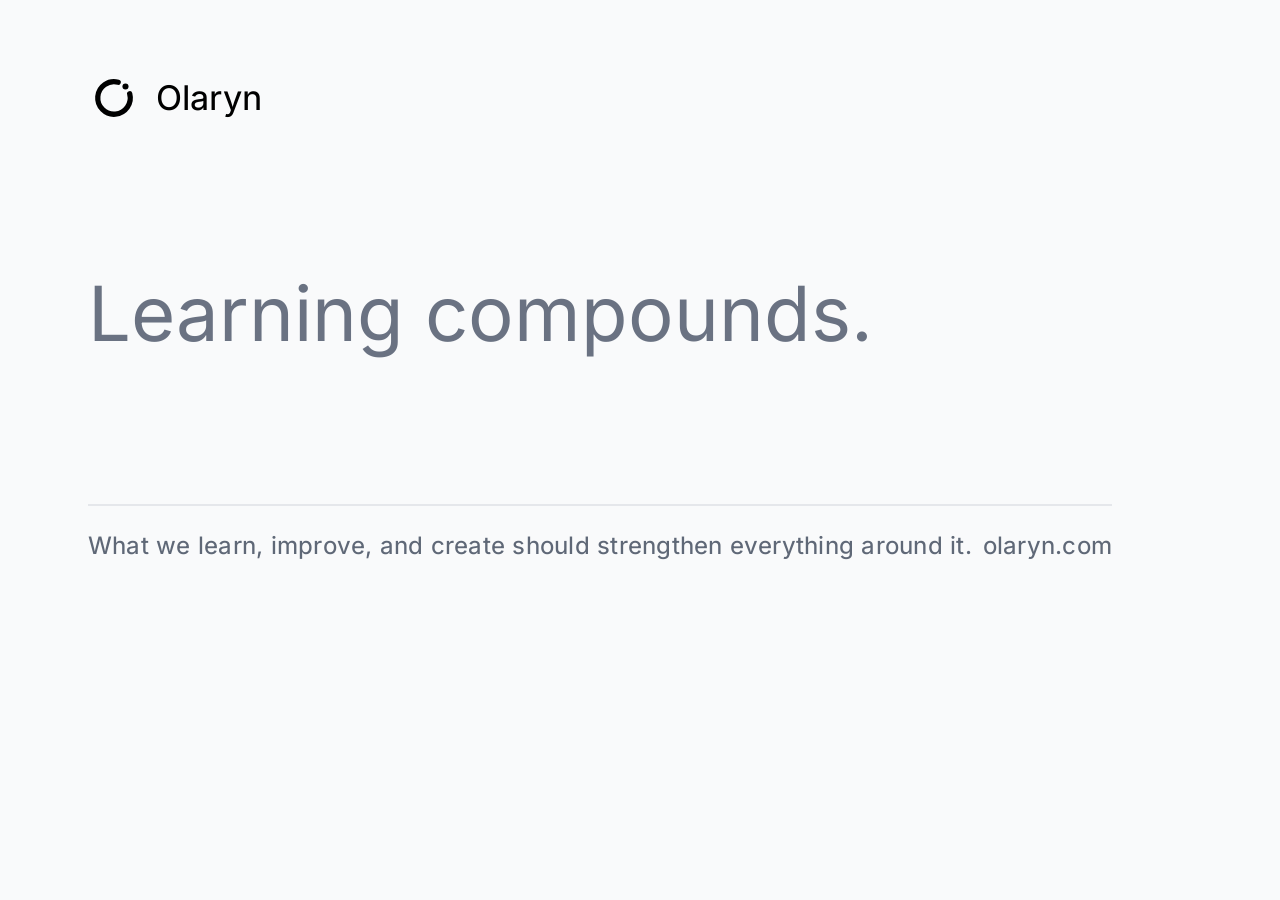
<file: scripts/og-card.html>
<!doctype html>
<html lang="en">
<head>
<meta charset="utf-8">
<title>OG card template</title>
<!-- Renders the 1200x630 social cards (og-image.png and assets/og/*.png). Run: node scripts/render-og-cards.mjs -->
<style>
  @font-face { font-family: "Inter"; font-weight: 400 600; src: url("/assets/fonts/inter-latin.woff2") format("woff2"); }
  html, body { margin: 0; width: 1200px; height: 630px; overflow: hidden; background: #F9FAFB; color: #000000;
    font-family: "Inter", sans-serif; letter-spacing: .015em; font-feature-settings: "ss07" 1, "ss08" 1, "liga" 0; }
  .card { box-sizing: border-box; display: flex; flex-direction: column; justify-content: space-between; width: 1200px; height: 630px; padding: 72px 88px; }
  .brand { display: flex; align-items: center; gap: 16px; font: 450 34px/1 "Inter", sans-serif; letter-spacing: 0; }
  .brand svg { width: 52px; height: 52px; color: #000000; --paper: #F9FAFB; }
  h1 { margin: 0; font: 400 76px/1.15 "Inter", sans-serif; letter-spacing: 0; }
  h1 span { display: block; color: #6A7282; }
  .foot { display: flex; justify-content: space-between; padding-top: 28px; border-top: 2px solid #E5E7EB; font: 450 24px/1 "Inter", sans-serif; color: #5F6877; }
</style>
</head>
<body>
<div class="card">
  <div class="brand"><svg aria-hidden="true"><use id="mark"></use></svg><span id="name"></span></div>
  <h1><span id="line1"></span><span id="line2"></span></h1>
  <div class="foot"><span id="under"></span><span>olaryn.com</span></div>
</div>
<script>
  const cards = {
    home: { mark: "olaryn", name: "Olaryn", l1: "Learning compounds.", l2: "", under: "What we learn, improve, and create should strengthen everything around it." },
    auth: { mark: "identity", name: "Olaryn Identity", l1: "Shared identity", l2: "and access.", under: "Olaryn infrastructure · Internal system" },
    billing: { mark: "billing", name: "Olaryn Billing", l1: "Shared billing", l2: "and usage.", under: "Olaryn infrastructure · Internal system" },
    analytics: { mark: "analytics", name: "Olaryn Analytics", l1: "Shared product", l2: "analytics.", under: "Olaryn infrastructure · Internal system" }
  };
  const c = cards[new URLSearchParams(location.search).get("p")] || cards.home;
  document.getElementById("mark").setAttribute("href", "/assets/marks.svg?v=3#" + c.mark);
  document.getElementById("name").textContent = c.name;
  document.getElementById("line1").textContent = c.l1;
  document.getElementById("line2").textContent = c.l2;
  document.getElementById("under").textContent = c.under;
</script>
</body>
</html>
</file>
<file: assets/base.css>
/* Olaryn shared foundation (all pages): self-hosted fonts, colour tokens, type, buttons, header, sections, footer.
   Monochrome system: black/white/grey, one green used only for tiny status dots. */
@font-face {
  font-family: "Inter";
  font-style: normal;
  font-weight: 400 600;
  font-display: swap;
  src: url("/assets/fonts/inter-latin.woff2") format("woff2");
  unicode-range: U+0000-00FF, U+0131, U+0152-0153, U+02BB-02BC, U+02C6, U+02DA, U+02DC, U+0304, U+0308, U+0329, U+2000-206F, U+20AC, U+2122, U+2191, U+2193, U+2212, U+2215, U+FEFF, U+FFFD;
}
@font-face {
  font-family: "Geist Mono";
  font-style: normal;
  font-weight: 400 500;
  font-display: swap;
  src: url("/assets/fonts/geistmono-latin.woff2") format("woff2");
  unicode-range: U+0000-00FF, U+0131, U+0152-0153, U+02BB-02BC, U+02C6, U+02DA, U+02DC, U+0304, U+0308, U+0329, U+2000-206F, U+20AC, U+2122, U+2191, U+2193, U+2212, U+2215, U+FEFF, U+FFFD;
}
:root {
  color-scheme: light dark;
  --page: #F9FAFB;
  --panel: #F3F4F6;
  --card: #FFFFFF;
  --ink: #000000;
  --text: #101828;
  --muted: #5F6877;
  --faint: #99A1AF;
  --line: #E5E7EB;
  --line-soft: rgba(0, 0, 0, .05);
  --btn: #000000;
  --btn-ink: #FFFFFF;
  --btn2: #F3F4F6;
  --hover: #E5E7EB;
  --ok: #00BB7F;
  --paper: var(--page); /* used inside the marks.svg symbols */
  --sans: "Inter", "Helvetica Neue", Arial, sans-serif;
  --mono: "Geist Mono", ui-monospace, Menlo, Consolas, monospace;
}
/* Dark tokens exist twice on purpose: OS preference (unless light was chosen) and an explicit dark choice. Change both. */
:root[data-theme="light"] { color-scheme: light; }
@media (prefers-color-scheme: dark) {
  :root:not([data-theme="light"]) {
    color-scheme: dark;
    --page: #090909; --panel: #111111; --card: #181818; --ink: #FFFFFF; --text: #D9D9D9; --muted: #8F8F8F; --faint: #757575;
    --line: #232323; --line-soft: rgba(255, 255, 255, .06); --btn: #FFFFFF; --btn-ink: #000000; --btn2: #212121; --hover: #2A2A2A; --ok: #00D294;
  }
}
:root[data-theme="dark"] {
  color-scheme: dark;
  --page: #090909; --panel: #111111; --card: #181818; --ink: #FFFFFF; --text: #D9D9D9; --muted: #8F8F8F; --faint: #757575;
  --line: #232323; --line-soft: rgba(255, 255, 255, .06); --btn: #FFFFFF; --btn-ink: #000000; --btn2: #212121; --hover: #2A2A2A; --ok: #00D294;
}

*, *::before, *::after { box-sizing: border-box; }
html { -webkit-text-size-adjust: 100%; text-rendering: optimizeLegibility; -webkit-font-smoothing: antialiased; }
body {
  margin: 0; min-height: 100vh; background: var(--page); color: var(--text);
  font: 450 16px/1.5 var(--sans); letter-spacing: .015em; font-feature-settings: "ss07" 1, "ss08" 1, "liga" 0;
}
img, svg { max-width: 100%; }
a { color: inherit; text-decoration: none; }
p, h1, h2, h3, h4, ul, ol, pre, figure { margin: 0; }
:focus-visible { outline: 2px solid var(--ink); outline-offset: 3px; border-radius: 6px; }
.skip-link { position: absolute; left: 16px; top: -64px; z-index: 50; padding: 10px 16px; border-radius: 999px; background: var(--btn); color: var(--btn-ink); font-size: 14px; }
.skip-link:focus { top: 12px; }
.visually-hidden { position: absolute; width: 1px; height: 1px; overflow: hidden; clip: rect(0 0 0 0); white-space: nowrap; }

/* Layout */
.gutter { padding-left: max(24px, env(safe-area-inset-left, 0px)); padding-right: max(24px, env(safe-area-inset-right, 0px)); }
.shell { max-width: 1120px; margin: 0 auto; }

/* Type: one size per role, headings in two tones (ink line, then grey line at the same size) */
.t1 { font: 400 36px/1.25 var(--sans); letter-spacing: 0; text-wrap: balance; }
.t2 { font: 400 30px/1.25 var(--sans); letter-spacing: 0; text-wrap: balance; }
.ink { color: var(--ink); display: block; }
.dim { color: var(--muted); display: block; }
.lede { font-size: 20px; line-height: 1.4; color: var(--muted); max-width: 46ch; text-wrap: pretty; }
.small { font-size: 12px; line-height: 1.4; color: var(--muted); }
.note { font-size: 14px; color: var(--muted); }
.note a { color: var(--ink); text-decoration: underline; text-decoration-color: var(--faint); text-underline-offset: 3px; }
.note a:hover { text-decoration-color: var(--ink); }

/* Buttons: pills */
.btn { display: inline-flex; align-items: center; justify-content: center; gap: 8px; height: 40px; padding: 0 20px; border: 0; border-radius: 999px;
  font: 550 14px/1 var(--sans); letter-spacing: .01em; white-space: nowrap; cursor: pointer; transition: opacity .1s, background-color .15s; }
.btn-primary { background: var(--btn); color: var(--btn-ink); }
.btn-primary:hover { opacity: .85; }
.btn-secondary { background: var(--btn2); color: var(--ink); box-shadow: inset 0 0 0 1px var(--line-soft); }
.btn-secondary:hover, .btn-ghost:hover { background: var(--hover); }
.btn-ghost { background: transparent; color: var(--ink); }
.btn-large { height: 48px; padding: 0 24px; }
.actions { display: flex; flex-wrap: wrap; gap: 8px; }

/* Announcement bar + header */
.announce { display: flex; justify-content: center; padding-block: 10px; border-bottom: 1px solid var(--line); font-size: 14px; color: var(--muted); text-align: center; }
.announce a { color: var(--ink); white-space: nowrap; }
.announce a:hover { text-decoration: underline; text-underline-offset: 3px; }
.site-header { display: grid; grid-template-columns: 1fr auto 1fr; align-items: center; gap: 16px; min-height: 72px; }
.brand { display: inline-flex; align-items: center; gap: 10px; justify-self: start; color: var(--ink); font-size: 17px; letter-spacing: 0; }
.brand svg { width: 26px; height: 26px; flex: none; }
.brand .by { color: var(--muted); font-size: 14px; }
.site-nav { display: flex; gap: 2px; }
.site-nav a { padding: 8px 12px; border-radius: 999px; color: var(--muted); font-size: 15px; }
.site-nav a:hover { color: var(--ink); }
.header-end { display: flex; align-items: center; justify-content: flex-end; gap: 6px; }

/* Theme toggle (revealed by /assets/theme.js; the page follows the OS until a choice is made) */
:root {
  --ico-moon: url("data:image/svg+xml,%3Csvg xmlns='http://www.w3.org/2000/svg' viewBox='0 0 16 16' fill='none' stroke='black' stroke-width='1.5' stroke-linecap='round' stroke-linejoin='round'%3E%3Cpath d='M13.4 9.7A5.7 5.7 0 0 1 6.3 2.6a5.7 5.7 0 1 0 7.1 7.1z'/%3E%3C/svg%3E");
  --ico-sun: url("data:image/svg+xml,%3Csvg xmlns='http://www.w3.org/2000/svg' viewBox='0 0 16 16' fill='none' stroke='black' stroke-width='1.5' stroke-linecap='round' stroke-linejoin='round'%3E%3Ccircle cx='8' cy='8' r='2.8'/%3E%3Cpath d='M8 1.5v1.6M8 12.9v1.6M1.5 8h1.6M12.9 8h1.6M3.4 3.4l1.1 1.1M11.5 11.5l1.1 1.1M3.4 12.6l1.1-1.1M11.5 4.5l1.1-1.1'/%3E%3C/svg%3E");
}
.ico { display: inline-block; width: 1em; height: 1em; flex: none; background: currentColor; -webkit-mask: var(--ico) center / contain no-repeat; mask: var(--ico) center / contain no-repeat; }
.theme-toggle { display: inline-grid; place-items: center; width: 40px; height: 40px; flex: none; padding: 0; border: 0; border-radius: 999px; background: transparent; color: var(--ink); cursor: pointer; font-size: 18px; transition: background-color .15s; }
.theme-toggle[hidden] { display: none; }
.theme-toggle:hover { background: var(--hover); }
.theme-toggle .ico { --ico: var(--ico-moon); }
.theme-toggle[data-mode="dark"] .ico { --ico: var(--ico-sun); }

/* Sections */
.section { display: flex; flex-direction: column; gap: 48px; padding-block: 64px; border-top: 1px solid var(--line); }
.section-head { display: grid; grid-template-columns: 1fr 1fr; gap: 24px 48px; align-items: start; }

/* Product stage: grey panel with white cards */
.stage { min-width: 0; padding: 12px; border-radius: 20px; background: var(--panel); box-shadow: inset 0 0 0 1px var(--line-soft); }
.stage-label { display: flex; align-items: center; gap: 8px; padding: 6px 8px 14px; font-size: 12px; color: var(--muted); }
.card { min-width: 0; overflow: hidden; border-radius: 12px; background: var(--card); box-shadow: 0 0 0 1px var(--line-soft), 0 1px 2px rgba(0, 0, 0, .03); }
.card-head { display: flex; align-items: center; justify-content: space-between; gap: 12px; padding: 12px 16px; border-bottom: 1px solid var(--line); font-size: 12px; color: var(--muted); }
.dot { display: inline-block; width: 6px; height: 6px; flex: none; border-radius: 50%; background: var(--ok); }

/* Feature cards: graphic panel, title, grey text */
.grid-3 { display: grid; grid-template-columns: repeat(3, minmax(0, 1fr)); gap: 16px; }
.grid-2 { display: grid; grid-template-columns: repeat(2, minmax(0, 1fr)); gap: 16px; }
.feature { display: flex; flex-direction: column; gap: 20px; min-width: 0; }
.feature > .stage { display: grid; place-items: center; min-height: 240px; padding: 20px; }
.feature h3, .step h3 { margin-bottom: 6px; font: 400 20px/1.375 var(--sans); letter-spacing: 0; color: var(--ink); }
.feature p, .step p { color: var(--muted); text-wrap: pretty; }
.more { display: inline-flex; align-items: center; gap: 6px; margin-top: 12px; color: var(--ink); }
.more:hover { text-decoration: underline; text-underline-offset: 4px; }

/* Numbered steps row */
.steps { display: grid; grid-template-columns: repeat(3, minmax(0, 1fr)); border-top: 1px solid var(--line); }
.step { padding: 24px 24px 0 0; min-width: 0; }
.step + .step { padding-left: 24px; border-left: 1px solid var(--line); }
.step .num { display: block; margin-bottom: 16px; font: 400 12px/1 var(--mono); letter-spacing: 0; color: var(--muted); }

/* Closing call to action */
.cta { display: flex; flex-direction: column; align-items: center; gap: 28px; padding-block: 96px; border-top: 1px solid var(--line); text-align: center; }
.cta .actions { justify-content: center; }

/* Footer */
.site-footer { display: grid; grid-template-columns: minmax(0, 1fr) auto; gap: 32px; padding-block: 48px 64px; border-top: 1px solid var(--line); }
.site-footer h2 { margin-bottom: 14px; font: 400 16px/1.5 var(--sans); letter-spacing: 0; color: var(--ink); }
.site-footer ul { display: flex; flex-direction: column; gap: 10px; padding: 0; list-style: none; }
.site-footer li, .site-footer a { color: var(--muted); }
.site-footer a:hover { color: var(--ink); }
.footer-brand { display: flex; flex-direction: column; gap: 16px; font-size: 14px; color: var(--muted); }

@keyframes rise { from { opacity: 0; transform: translateY(12px); } to { opacity: 1; transform: none; } }
@media (prefers-reduced-motion: no-preference) { .rise { animation: rise .7s cubic-bezier(.2, .8, .2, 1) .1s both; } }
@media (prefers-reduced-motion: reduce) { .btn, .theme-toggle { transition: none; } }

@media (max-width: 1023px) {
  .section-head { grid-template-columns: 1fr; }
  .grid-3, .steps { grid-template-columns: 1fr; }
  .step, .step + .step { padding: 24px 0; border-left: 0; }
  .step + .step { border-top: 1px solid var(--line); }
  .site-footer { grid-template-columns: 1fr 1fr; }
  .footer-brand { grid-column: 1 / -1; }
}
@media (max-width: 767px) {
  .t1 { font-size: 30px; }
  .t2 { font-size: 24px; }
  .lede { font-size: 18px; }
  .site-header { grid-template-columns: 1fr auto; }
  .site-nav, .header-end .btn-ghost { display: none; }
  .grid-2 { grid-template-columns: 1fr; }
  .section { gap: 32px; padding-block: 48px; }
  .cta { padding-block: 64px; }
}
@media (max-width: 420px) {
  .gutter { padding-left: max(16px, env(safe-area-inset-left, 0px)); padding-right: max(16px, env(safe-area-inset-right, 0px)); }
  .site-footer { grid-template-columns: 1fr; }
  .header-end .btn { padding: 0 14px; }
}
</file>
<file: assets/platform.css>
/* Product pages (Olaryn Identity, Olaryn Billing, Olaryn Analytics): hero, example screens and diagrams. Tokens live in base.css. */

/* Hero: two-tone title left, short explanation and buttons right, example screen underneath */
.hero { display: grid; grid-template-columns: 1fr 1fr; gap: 24px 48px; align-items: end; padding-block: 48px 56px; }
.hero-side { display: flex; flex-direction: column; align-items: flex-start; gap: 24px; }
.hero-stage-grid { display: grid; grid-template-columns: minmax(0, 1fr) minmax(0, 1.1fr); gap: 12px; }

/* Tagline + chip row under the hero */
.tagline { display: grid; grid-template-columns: 1fr auto; gap: 24px; align-items: center; padding-block: 32px 64px; }
.tagline p { font: 400 24px/1.375 var(--sans); letter-spacing: 0; }
.tagline .ink, .tagline .dim { display: inline; }
.chips { display: flex; flex-wrap: wrap; align-items: center; gap: 8px; padding: 0; list-style: none; }
.chips .label { margin-right: 8px; color: var(--muted); }
.chip { padding: 6px 14px; border-radius: 999px; background: var(--panel); box-shadow: inset 0 0 0 1px var(--line-soft); color: var(--ink); }

/* Example sign-in screen */
.app-id { display: flex; align-items: center; gap: 12px; min-width: 0; }
.app-id p { color: var(--ink); }
.avatar { display: grid; place-items: center; width: 32px; height: 32px; flex: none; border-radius: 50%; font: 550 13px/1 var(--sans); color: #FFFFFF; }
.avatar-northwind, .choice-northwind { background: #0F7A61; }
.avatar-lumen, .choice-lumen { background: #A34B0B; }
.signin { display: flex; flex-direction: column; gap: 10px; padding: 32px 28px 28px; }
.signin h3 { font: 500 18px/1.3 var(--sans); letter-spacing: 0; color: var(--ink); }
.signin .sub { margin-bottom: 10px; font-size: 14px; color: var(--muted); }
.choice { display: flex; align-items: center; justify-content: center; gap: 9px; height: 42px; border-radius: 10px; background: var(--card); box-shadow: inset 0 0 0 1px var(--line); font: 500 14px/1 var(--sans); color: var(--ink); }
.choice svg { width: 16px; height: 16px; flex: none; }
.choice-main { background: var(--btn); color: var(--btn-ink); box-shadow: none; }
.choice-northwind, .choice-lumen { color: #FFFFFF; box-shadow: none; }
.square .choice { border-radius: 4px; }
.or { display: flex; align-items: center; gap: 10px; margin: 2px 0; font-size: 12px; color: var(--faint); }
.or::before, .or::after { content: ""; flex: 1; height: 1px; background: var(--line); }
.pair { display: grid; grid-template-columns: 1fr 1fr; gap: 10px; }

/* Ordered explanation inside a card (how sign-in works / how a charge works) */
.flow { display: flex; flex-direction: column; padding: 4px 16px 8px; list-style: none; counter-reset: flow; }
.flow li { display: grid; grid-template-columns: 28px minmax(0, 1fr); gap: 12px; padding: 14px 0; border-bottom: 1px solid var(--line); counter-increment: flow; }
.flow li:last-child { border-bottom: 0; }
.flow li::before { content: counter(flow); display: grid; place-items: center; width: 28px; height: 28px; border-radius: 50%; background: var(--panel); font: 500 12px/1 var(--mono); color: var(--ink); }
.flow b { display: block; font-weight: 500; color: var(--ink); }
.flow span { font-size: 14px; color: var(--muted); }
.card-foot { display: flex; align-items: center; gap: 8px; padding: 12px 16px; border-top: 1px solid var(--line); font-size: 13px; color: var(--muted); }

/* Small screens inside feature cards */
.mini { width: 100%; max-width: 280px; padding: 20px; }
.prompt { display: flex; flex-direction: column; align-items: center; gap: 12px; text-align: center; }
.prompt .ring { display: grid; place-items: center; width: 56px; height: 56px; border-radius: 50%; box-shadow: inset 0 0 0 1px var(--line); color: var(--ink); }
.prompt .ring svg { width: 26px; height: 26px; }
.mini b { font: 500 15px/1.3 var(--sans); letter-spacing: 0; color: var(--ink); }
.mini .muted { font-size: 13px; color: var(--muted); }
.mail { display: flex; flex-direction: column; gap: 10px; }
.mail .from { display: flex; justify-content: space-between; font-size: 12px; color: var(--muted); }
.mail .go { display: grid; place-items: center; height: 36px; margin-top: 4px; border-radius: 999px; background: var(--btn); color: var(--btn-ink); font: 550 13px/1 var(--sans); }
.mini .pair .choice { height: 38px; font-size: 13px; }
.mini-stack { display: flex; flex-direction: column; gap: 10px; }

/* Example chat with an AI assistant */
.chat { display: flex; flex-direction: column; gap: 12px; width: 100%; max-width: 540px; margin: 0 auto; padding: 8px 8px 20px; }
.bubble { max-width: 82%; padding: 12px 14px; border-radius: 14px; font-size: 14px; line-height: 1.45; }
.bubble-me { align-self: flex-end; border-bottom-right-radius: 4px; background: var(--btn); color: var(--btn-ink); }
.bubble-ai { align-self: flex-start; border-bottom-left-radius: 4px; background: var(--card); box-shadow: 0 0 0 1px var(--line-soft); color: var(--ink); }
.bubble-ai .status { display: flex; align-items: center; gap: 8px; margin-top: 8px; font-size: 13px; color: var(--muted); }

/* Two example apps side by side */
.apps { display: grid; grid-template-columns: 1fr 1fr; gap: 12px; }
.apps .app-id { margin-bottom: 8px; color: var(--ink); }

/* Plain-language fact list (label left, explanation right) */
.facts { display: grid; grid-template-columns: repeat(3, minmax(0, 1fr)); gap: 12px; padding: 0; list-style: none; }
.facts li { display: flex; flex-direction: column; gap: 6px; padding: 20px; border-radius: 12px; background: var(--card); box-shadow: 0 0 0 1px var(--line-soft); }
.facts-2 { grid-template-columns: repeat(2, minmax(0, 1fr)); }
.facts b { font-weight: 500; color: var(--ink); }
.facts span { font-size: 14px; color: var(--muted); }

/* Credit ledger (Olaryn Billing) */
.ledger { width: 100%; border-collapse: collapse; font-size: 14px; }
.ledger th { padding: 10px 16px; border-bottom: 1px solid var(--line); font-weight: 450; font-size: 12px; color: var(--muted); text-align: left; }
.ledger td { padding: 14px 16px; border-bottom: 1px solid var(--line); color: var(--ink); vertical-align: top; }
.ledger td small { display: block; font-size: 12px; color: var(--muted); }
.ledger .n { font: 400 14px/1.4 var(--mono); letter-spacing: 0; text-align: right; white-space: nowrap; font-variant-numeric: tabular-nums; }
.ledger th.n { font: 450 12px/1.4 var(--sans); }
.ledger .minus { color: var(--muted); }
.ledger tfoot td { border-bottom: 0; font-weight: 500; }
.balance { display: flex; align-items: baseline; justify-content: space-between; gap: 16px; padding: 16px; border-top: 1px solid var(--line); }
.balance strong { font: 400 30px/1.1 var(--sans); letter-spacing: 0; color: var(--ink); font-variant-numeric: tabular-nums; }

/* Code */
.code { overflow-x: auto; padding: 20px; font: 400 13px/1.7 var(--mono); letter-spacing: 0; color: var(--ink); tab-size: 2; }
.code .c { color: var(--muted); }

/* Simple bar graphic (Olaryn Analytics examples, decorative) */
.bars { display: flex; align-items: flex-end; gap: 5px; height: 72px; }
.bars i { flex: 1; display: block; border-radius: 3px 3px 0 0; background: var(--line); }
.bars i.on { background: var(--ink); }
.h1 { height: 30%; } .h2 { height: 45%; } .h3 { height: 38%; } .h4 { height: 58%; } .h5 { height: 52%; } .h6 { height: 70%; } .h7 { height: 88%; }
.meter { display: flex; flex-direction: column; gap: 10px; padding: 0; list-style: none; }
.meter li { display: grid; grid-template-columns: 72px minmax(0, 1fr); gap: 10px; align-items: center; font-size: 12px; color: var(--muted); }
.meter i { display: block; height: 8px; border-radius: 999px; background: var(--ink); }
.w1 { width: 90%; } .w2 { width: 62%; } .w3 { width: 41%; } .w4 { width: 24%; }

@media (prefers-reduced-motion: no-preference) { .hero-stage { animation: rise .7s cubic-bezier(.2, .8, .2, 1) .15s both; } }

@media (max-width: 1023px) {
  .hero, .hero-stage-grid, .tagline { grid-template-columns: 1fr; }
  .facts { grid-template-columns: 1fr; }
}
@media (max-width: 767px) {
  .hero { padding-block: 32px 40px; }
  .tagline { padding-block: 24px 48px; }
  .tagline p { font-size: 20px; }
  .apps { grid-template-columns: 1fr; }
  .ledger th, .ledger td { padding-inline: 12px; }
}
@media (max-width: 420px) {
  .signin { padding: 24px 18px; }
  .pair { grid-template-columns: 1fr; }
}
</file>
<file: assets/analytics.css>
/* Olaryn Analytics page: example chart layout. Shared components live in base.css and platform.css. */
.chart-body { padding: 20px 16px 16px; }
.bars-tall { height: 140px; }
.days { display: grid; grid-template-columns: repeat(7, minmax(0, 1fr)); gap: 5px; margin-top: 8px; font-size: 11px; color: var(--muted); text-align: center; }
.meter.chart-body { gap: 16px; padding-block: 24px; }
</file>
